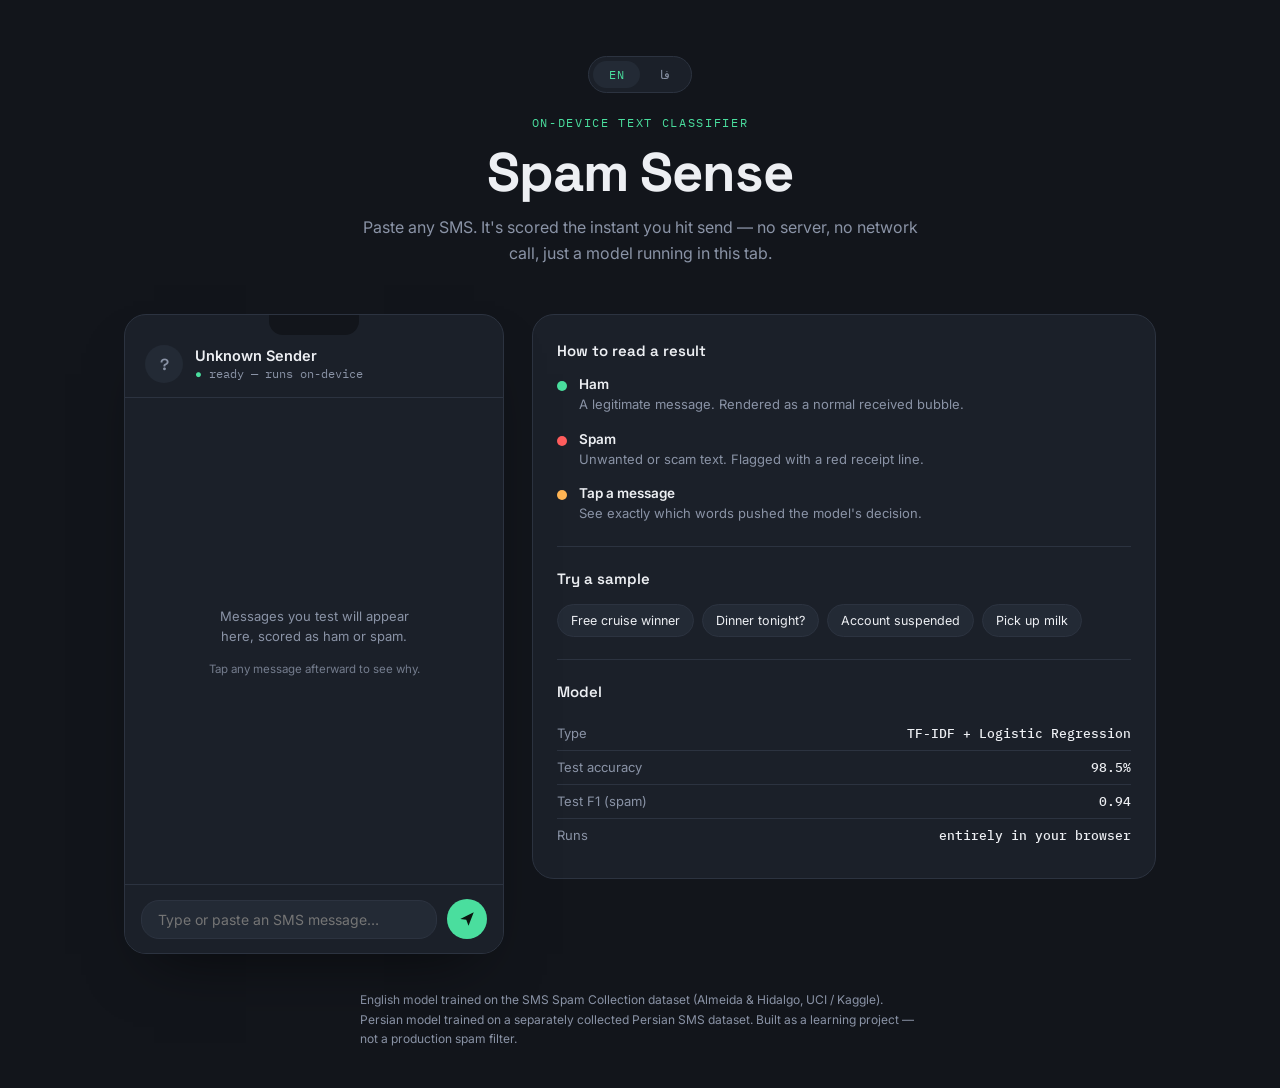
<file: index.html>
<!DOCTYPE html>
<html lang="en">
<head>
<meta charset="UTF-8">
<meta name="viewport" content="width=device-width, initial-scale=1.0">
<title>Spam Sense — SMS Spam Classifier</title>
<link rel="preconnect" href="https://fonts.googleapis.com">
<link href="https://fonts.googleapis.com/css2?family=Space+Grotesk:wght@500;600;700&family=Inter:wght@400;500;600&family=IBM+Plex+Mono:wght@400;500&family=Vazirmatn:wght@400;500;600;700&display=swap" rel="stylesheet">
<link rel="stylesheet" href="css/style.css">
</head>
<body>

<div class="page">

  <header class="hero">
    <div class="lang-toggle" role="group" aria-label="Language">
      <button type="button" data-lang="en" class="active">EN</button>
      <button type="button" data-lang="fa">فا</button>
    </div>
    <p class="eyebrow" data-i18n="eyebrow">on-device text classifier</p>
    <h1 data-i18n="heroTitle">Spam Sense</h1>
    <p class="hero-sub" data-i18n="heroSub">Paste any SMS. It's scored the instant you hit send — no server, no network call, just a model running in this tab.</p>
  </header>

  <main class="layout">

    <!-- Phone mockup: signature element -->
    <section class="phone" aria-label="SMS classifier">
      <div class="phone-notch"></div>
      <div class="phone-header">
        <div class="phone-header-title">
          <span class="phone-avatar">?</span>
          <div>
            <p class="phone-name" data-i18n="phoneName">Unknown Sender</p>
            <p class="phone-status" id="modelStatus">loading model…</p>
          </div>
        </div>
      </div>

      <div class="thread" id="thread" data-rtl-aware>
        <div class="thread-empty" id="threadEmpty">
          <p data-i18n="emptyThread">Messages you test will appear here, scored as ham or spam.</p>
          <p class="thread-empty-hint" data-i18n="emptyThreadHint">Tap any message afterward to see why.</p>
        </div>
      </div>

      <form class="composer" id="composerForm">
        <textarea
          id="messageInput"
          class="composer-input"
          placeholder="Type or paste an SMS message…"
          rows="1"
          maxlength="1000"
          data-rtl-aware
        ></textarea>
        <button type="submit" class="send-btn" id="sendBtn" aria-label="Classify message">
          <svg width="18" height="18" viewBox="0 0 24 24" fill="none" aria-hidden="true">
            <path d="M3 12L21 3L14 21L11 13L3 12Z" fill="currentColor"/>
          </svg>
        </button>
      </form>
    </section>

    <!-- Detail / explanation panel -->
    <aside class="panel" data-rtl-aware>
      <h2 class="panel-title" data-i18n="panelTitleHow">How to read a result</h2>

      <div class="legend">
        <div class="legend-row">
          <span class="dot dot-ham"></span>
          <div>
            <p class="legend-label" data-i18n="legendHamLabel">Ham</p>
            <p class="legend-copy" data-i18n="legendHamCopy">A legitimate message. Rendered as a normal received bubble.</p>
          </div>
        </div>
        <div class="legend-row">
          <span class="dot dot-spam"></span>
          <div>
            <p class="legend-label" data-i18n="legendSpamLabel">Spam</p>
            <p class="legend-copy" data-i18n="legendSpamCopy">Unwanted or scam text. Flagged with a red receipt line.</p>
          </div>
        </div>
        <div class="legend-row">
          <span class="dot dot-explain"></span>
          <div>
            <p class="legend-label" data-i18n="legendExplainLabel">Tap a message</p>
            <p class="legend-copy" data-i18n="legendExplainCopy">See exactly which words pushed the model's decision.</p>
          </div>
        </div>
      </div>

      <div class="divider"></div>

      <h2 class="panel-title" data-i18n="panelTitleSample">Try a sample</h2>
      <div class="samples" id="samples">
        <!-- populated by script.js per active language -->
      </div>

      <div class="divider"></div>

      <h2 class="panel-title" data-i18n="panelTitleModel">Model</h2>
      <dl class="stats">
        <div class="stats-row"><dt data-i18n="statsTypeLabel">Type</dt><dd data-i18n="statsTypeValue">TF-IDF + Logistic Regression</dd></div>
        <div class="stats-row"><dt data-i18n="statsAccuracyLabel">Test accuracy</dt><dd data-i18n="statsAccuracyValue">98.5%</dd></div>
        <div class="stats-row"><dt data-i18n="statsF1Label">Test F1 (spam)</dt><dd data-i18n="statsF1Value">0.94</dd></div>
        <div class="stats-row"><dt data-i18n="statsRunsLabel">Runs</dt><dd data-i18n="statsRunsValue">entirely in your browser</dd></div>
      </dl>
    </aside>

  </main>

  <footer class="footer" data-rtl-aware>
    <p data-i18n="footer">English model trained on the SMS Spam Collection dataset (Almeida &amp; Hidalgo, UCI / Kaggle). Persian model trained on a separately collected Persian SMS dataset. Built as a learning project — not a production spam filter.</p>
  </footer>

</div>

<!--
  Message bubble template (cloned per message by script.js).
  The explain panel uses a CSS grid-rows 0fr→1fr trick so it can
  animate open/closed without JS ever measuring pixel heights
  (see .explain-wrap in style.css — an Accordion per the
  animation-vocabulary skill).
-->
<template id="bubbleTemplate">
  <div class="bubble-group">
    <button type="button" class="bubble" aria-expanded="false"></button>
    <div class="receipt">
      <span class="tag"></span>
      <span class="confidence-text"></span>
      <span class="confidence-track"><span class="confidence-fill"></span></span>
      <span class="explain-hint" data-i18n="tapHint">tap to see why</span>
    </div>
    <div class="explain-wrap">
      <div class="explain-inner">
        <div class="explain-panel">
          <p class="explain-empty" data-i18n="explainEmpty" hidden>No familiar words found in this message.</p>
          <p class="explain-mismatch" data-i18n="explainMismatch" hidden>Switch back to this message's language to see its explanation.</p>
          <div class="explain-columns">
            <div class="explain-col explain-col-spam">
              <p class="explain-col-title" data-i18n="explainSpamPushing">Pushed toward spam</p>
              <div class="chip-row chip-row-spam"></div>
            </div>
            <div class="explain-col explain-col-ham">
              <p class="explain-col-title" data-i18n="explainHamPushing">Pushed toward ham</p>
              <div class="chip-row chip-row-ham"></div>
            </div>
          </div>
        </div>
      </div>
    </div>
  </div>
</template>

<script src="js/script.js"></script>
</body>
</html>
</file>
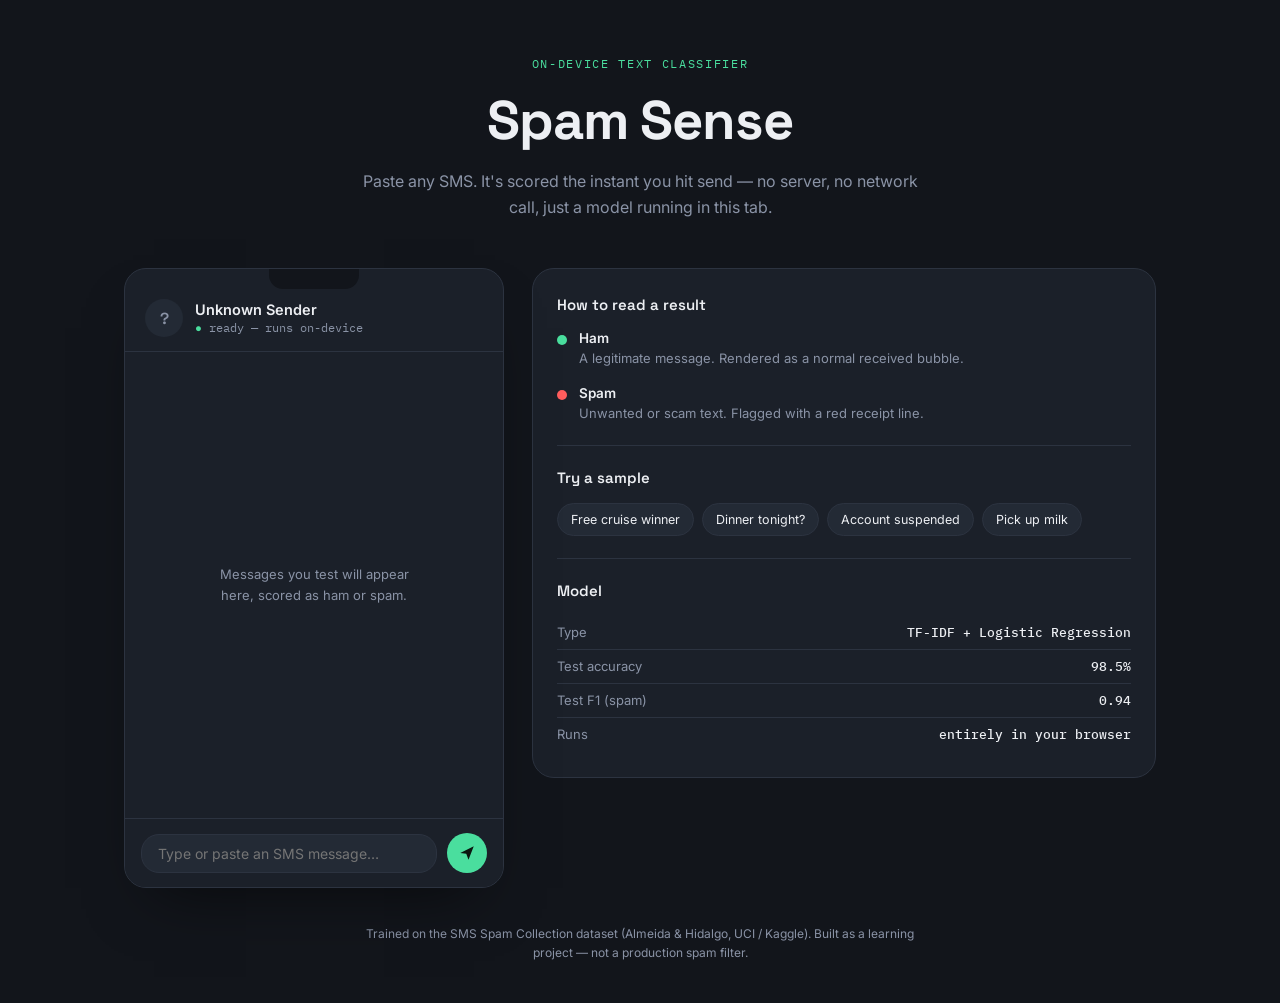
<file: web/index.html>
<!DOCTYPE html>
<html lang="en">
<head>
<meta charset="UTF-8">
<meta name="viewport" content="width=device-width, initial-scale=1.0">
<title>Spam Sense — SMS Spam Classifier</title>
<link rel="preconnect" href="https://fonts.googleapis.com">
<link href="https://fonts.googleapis.com/css2?family=Space+Grotesk:wght@500;600;700&family=Inter:wght@400;500;600&family=IBM+Plex+Mono:wght@400;500&display=swap" rel="stylesheet">
<link rel="stylesheet" href="css/style.css">
</head>
<body>

<div class="page">

  <header class="hero">
    <p class="eyebrow">on-device text classifier</p>
    <h1>Spam Sense</h1>
    <p class="hero-sub">Paste any SMS. It's scored the instant you hit send — no server, no network call, just a model running in this tab.</p>
  </header>

  <main class="layout">

    <!-- Phone mockup: signature element -->
    <section class="phone" aria-label="SMS classifier">
      <div class="phone-notch"></div>
      <div class="phone-header">
        <div class="phone-header-title">
          <span class="phone-avatar">?</span>
          <div>
            <p class="phone-name">Unknown Sender</p>
            <p class="phone-status" id="modelStatus">loading model…</p>
          </div>
        </div>
      </div>

      <div class="thread" id="thread">
        <div class="thread-empty" id="threadEmpty">
          <p>Messages you test will appear here, scored as ham or spam.</p>
        </div>
      </div>

      <form class="composer" id="composerForm">
        <textarea
          id="messageInput"
          class="composer-input"
          placeholder="Type or paste an SMS message…"
          rows="1"
          maxlength="1000"
        ></textarea>
        <button type="submit" class="send-btn" id="sendBtn" aria-label="Classify message">
          <svg width="18" height="18" viewBox="0 0 24 24" fill="none" aria-hidden="true">
            <path d="M3 12L21 3L14 21L11 13L3 12Z" fill="currentColor"/>
          </svg>
        </button>
      </form>
    </section>

    <!-- Detail / explanation panel -->
    <aside class="panel">
      <h2 class="panel-title">How to read a result</h2>

      <div class="legend">
        <div class="legend-row">
          <span class="dot dot-ham"></span>
          <div>
            <p class="legend-label">Ham</p>
            <p class="legend-copy">A legitimate message. Rendered as a normal received bubble.</p>
          </div>
        </div>
        <div class="legend-row">
          <span class="dot dot-spam"></span>
          <div>
            <p class="legend-label">Spam</p>
            <p class="legend-copy">Unwanted or scam text. Flagged with a red receipt line.</p>
          </div>
        </div>
      </div>

      <div class="divider"></div>

      <h2 class="panel-title">Try a sample</h2>
      <div class="samples" id="samples">
        <button class="sample-chip" data-text="Congratulations! You have been selected to win a free cruise. Call 09061234567 now to claim your prize!">Free cruise winner</button>
        <button class="sample-chip" data-text="Hey, are we still on for dinner tonight at 7?">Dinner tonight?</button>
        <button class="sample-chip" data-text="URGENT: Your account has been suspended. Click the link to verify your identity immediately.">Account suspended</button>
        <button class="sample-chip" data-text="Can you pick up milk on your way home? Thanks!">Pick up milk</button>
      </div>

      <div class="divider"></div>

      <h2 class="panel-title">Model</h2>
      <dl class="stats">
        <div class="stats-row"><dt>Type</dt><dd>TF-IDF + Logistic Regression</dd></div>
        <div class="stats-row"><dt>Test accuracy</dt><dd>98.5%</dd></div>
        <div class="stats-row"><dt>Test F1 (spam)</dt><dd>0.94</dd></div>
        <div class="stats-row"><dt>Runs</dt><dd>entirely in your browser</dd></div>
      </dl>
    </aside>

  </main>

  <footer class="footer">
    <p>Trained on the SMS Spam Collection dataset (Almeida &amp; Hidalgo, UCI / Kaggle). Built as a learning project — not a production spam filter.</p>
  </footer>

</div>

<script src="js/script.js"></script>
</body>
</html>
</file>
<file: css/style.css>
/* ---------------------------------------------------------
   Design tokens
--------------------------------------------------------- */
:root {
  --bg: #12151b;
  --surface: #1b2029;
  --surface-raised: #232a35;
  --border: #2c3340;
  --text: #edeff3;
  --text-muted: #8a93a6;
  --mint: #4ade9e;
  --mint-dim: rgba(74, 222, 158, 0.12);
  --coral: #ff5d5d;
  --coral-dim: rgba(255, 93, 93, 0.14);
  --amber: #ffb454;
  --amber-dim: rgba(255, 180, 84, 0.14);

  --font-display: "Space Grotesk", sans-serif;
  --font-body: "Inter", sans-serif;
  --font-mono: "IBM Plex Mono", monospace;

  --radius-lg: 22px;
  --radius-md: 14px;
  --radius-sm: 8px;

  /* Motion tokens — from the animation-vocabulary skill's shared
     vocabulary. Every transition below references one of these
     rather than inventing an ad-hoc curve. */
  --ease-out: cubic-bezier(0.23, 1, 0.32, 1);
  --ease-in-out: cubic-bezier(0.77, 0, 0.175, 1);
  --ease-drawer: cubic-bezier(0.32, 0.72, 0, 1);

  --dur-press: 150ms;
  --dur-entrance: 320ms;
  --dur-accordion: 320ms;
  --dur-stagger-step: 45ms;
}

* { box-sizing: border-box; }

html, body {
  margin: 0;
  padding: 0;
  background: var(--bg);
  color: var(--text);
  font-family: var(--font-body);
  -webkit-font-smoothing: antialiased;
}

.page {
  max-width: 1080px;
  margin: 0 auto;
  padding: 56px 24px 40px;
}

/* ---------------- Language toggle ---------------- */
.lang-toggle {
  display: inline-flex;
  gap: 4px;
  background: var(--surface);
  border: 1px solid var(--border);
  border-radius: 999px;
  padding: 4px;
  margin-bottom: 22px;
}

.lang-toggle button {
  border: none;
  background: transparent;
  color: var(--text-muted);
  font-family: var(--font-mono);
  font-size: 12px;
  letter-spacing: 0.04em;
  padding: 6px 16px;
  border-radius: 999px;
  cursor: pointer;
  transition: background var(--dur-press) var(--ease-out), color var(--dur-press) var(--ease-out), transform var(--dur-press) var(--ease-out);
}

.lang-toggle button.active {
  background: var(--surface-raised);
  color: var(--mint);
}

@media (hover: hover) and (pointer: fine) {
  .lang-toggle button:hover:not(.active) { color: var(--text); }
}

.lang-toggle button:active { transform: scale(0.96); }

/* ---------------- Hero ---------------- */
.hero {
  text-align: center;
  max-width: 560px;
  margin: 0 auto 48px;
}

.eyebrow {
  font-family: var(--font-mono);
  font-size: 12px;
  letter-spacing: 0.14em;
  text-transform: uppercase;
  color: var(--mint);
  margin: 0 0 14px;
}

.hero h1 {
  font-family: var(--font-display);
  font-size: clamp(2.4rem, 5vw, 3.4rem);
  font-weight: 700;
  margin: 0 0 14px;
  letter-spacing: -0.02em;
  line-height: 1.05;
}

.hero-sub {
  color: var(--text-muted);
  font-size: 16px;
  line-height: 1.6;
  margin: 0;
}

/* ---------------- Layout ---------------- */
.layout {
  display: grid;
  grid-template-columns: 380px 1fr;
  gap: 28px;
  align-items: start;
}

@media (max-width: 820px) {
  .layout { grid-template-columns: 1fr; }
}

/* ---------------- Phone mockup ---------------- */
.phone {
  background: var(--surface);
  border: 1px solid var(--border);
  border-radius: var(--radius-lg);
  overflow: hidden;
  display: flex;
  flex-direction: column;
  height: 640px;
  position: relative;
  box-shadow: 0 30px 60px -30px rgba(0, 0, 0, 0.6);
}

.phone-notch {
  width: 90px;
  height: 20px;
  background: var(--bg);
  border-radius: 0 0 14px 14px;
  margin: 0 auto;
  position: absolute;
  top: 0;
  left: 50%;
  transform: translateX(-50%);
}

.phone-header {
  padding: 30px 20px 14px;
  border-bottom: 1px solid var(--border);
}

.phone-header-title {
  display: flex;
  align-items: center;
  gap: 12px;
}

.phone-avatar {
  width: 38px;
  height: 38px;
  border-radius: 50%;
  background: var(--surface-raised);
  display: flex;
  align-items: center;
  justify-content: center;
  font-family: var(--font-display);
  font-weight: 600;
  color: var(--text-muted);
  flex-shrink: 0;
}

.phone-name {
  margin: 0;
  font-weight: 600;
  font-size: 14.5px;
}

.phone-status {
  margin: 2px 0 0;
  font-family: var(--font-mono);
  font-size: 11.5px;
  color: var(--text-muted);
  transition: color var(--dur-entrance) var(--ease-out);
}

.phone-status.ready::before {
  content: "● ";
  color: var(--mint);
}

/* ---------------- Message thread ---------------- */
.thread {
  flex: 1;
  overflow-y: auto;
  padding: 18px 16px;
  display: flex;
  flex-direction: column;
  gap: 14px;
}

.thread-empty {
  margin: auto;
  text-align: center;
  color: var(--text-muted);
  font-size: 13px;
  max-width: 220px;
  line-height: 1.6;
}

.thread-empty-hint {
  margin-top: 6px;
  font-size: 11.5px;
  opacity: 0.8;
}

/* Entrance: Scale in (per animation-vocabulary skill).
   Overshoot/"Pop in" is deliberately NOT used here — the skill's own
   rule is that bounce belongs on gesture-driven motion (a flicked
   card, a released drag), not on content that simply appears. A new
   message bubble has no incoming velocity to justify it, so it gets
   a plain, critically-damped scale + fade instead. */
.bubble-group {
  display: flex;
  flex-direction: column;
  gap: 6px;
  max-width: 88%;
  opacity: 0;
  transform: translateY(6px) scale(0.97);
  animation: bubble-scale-in var(--dur-entrance) var(--ease-out) forwards;
}

@keyframes bubble-scale-in {
  to { opacity: 1; transform: translateY(0) scale(1); }
}

.bubble {
  padding: 11px 15px;
  border-radius: var(--radius-md);
  border-bottom-left-radius: 4px;
  font-size: 14px;
  line-height: 1.5;
  word-wrap: break-word;
  background: var(--surface-raised);
  border: 1px solid var(--border);
  font-family: inherit;
  color: inherit;
  text-align: inherit;
  cursor: pointer;
  transition: transform var(--dur-press) var(--ease-out), border-color var(--dur-press) var(--ease-out);
}

.bubble:active { transform: scale(0.98); }

@media (hover: hover) and (pointer: fine) {
  .bubble:hover { border-color: var(--text-muted); }
}

.bubble.spam {
  background: var(--coral-dim);
  border-color: rgba(255, 93, 93, 0.35);
}

.bubble.ham {
  background: var(--mint-dim);
  border-color: rgba(74, 222, 158, 0.3);
}

.bubble[aria-expanded="true"] {
  border-color: var(--amber);
}

.receipt {
  display: flex;
  align-items: center;
  gap: 7px;
  font-family: var(--font-mono);
  font-size: 11px;
  padding-left: 4px;
  color: var(--text-muted);
}

.receipt .tag { font-weight: 500; letter-spacing: 0.04em; }
.receipt.spam .tag { color: var(--coral); }
.receipt.ham .tag { color: var(--mint); }

.explain-hint {
  margin-inline-start: auto;
  font-size: 10px;
  opacity: 0.7;
  transition: opacity var(--dur-press) var(--ease-out);
}

.bubble[aria-expanded="true"] ~ .receipt .explain-hint { opacity: 0; }

.confidence-track {
  width: 60px;
  height: 4px;
  border-radius: 2px;
  background: var(--border);
  overflow: hidden;
  flex-shrink: 0;
}

.confidence-fill {
  display: block;
  height: 100%;
  border-radius: 2px;
  width: 0%; /* animated to target width on insert -- a Tween, per the skill */
  transition: width 500ms var(--ease-out);
}

.confidence-fill.spam { background: var(--coral); }
.confidence-fill.ham { background: var(--mint); }

/* ---------------- Explain panel: Accordion ----------------
   Uses the grid-template-rows 0fr -> 1fr technique so height can
   animate without JS ever measuring scrollHeight. This is the
   "Accordion / Collapse" entry from the animation-vocabulary skill:
   a height + opacity transition, eased with --ease-drawer (the same
   curve the skill reserves for drawer/sheet-style reveals). */
.explain-wrap {
  display: grid;
  grid-template-rows: 0fr;
  transition: grid-template-rows var(--dur-accordion) var(--ease-drawer);
}

.explain-wrap.open {
  grid-template-rows: 1fr;
}

.explain-inner {
  overflow: hidden;
  min-height: 0;
}

.explain-panel {
  background: var(--surface-raised);
  border: 1px solid var(--border);
  border-radius: var(--radius-sm);
  padding: 12px 14px;
  margin-top: 2px;
  opacity: 0;
  transition: opacity 200ms var(--ease-out);
  transition-delay: 0ms;
}

.explain-wrap.open .explain-panel {
  opacity: 1;
  transition-delay: 80ms; /* let the drawer start opening before content fades in */
}

.explain-empty,
.explain-mismatch {
  margin: 0;
  font-size: 12px;
  color: var(--text-muted);
}

.explain-columns {
  display: grid;
  grid-template-columns: 1fr 1fr;
  gap: 12px;
}

.explain-col-title {
  margin: 0 0 8px;
  font-size: 10.5px;
  font-family: var(--font-mono);
  letter-spacing: 0.03em;
  color: var(--text-muted);
}

.chip-row {
  display: flex;
  flex-wrap: wrap;
  gap: 6px;
}

/* Stagger: each chip fades/scales in a beat after the last one.
   Delay step matches the skill's 30-80ms recommendation. JS sets
   --i (the chip's index) inline; reduced-motion zeroes the delay. */
.chip {
  opacity: 0;
  transform: scale(0.9);
  animation: chip-in 220ms var(--ease-out) forwards;
  animation-delay: calc(var(--i, 0) * var(--dur-stagger-step));
  font-size: 11.5px;
  padding: 4px 9px;
  border-radius: 999px;
  font-family: var(--font-mono);
}

@keyframes chip-in {
  to { opacity: 1; transform: scale(1); }
}

.chip-spam { background: var(--coral-dim); color: var(--coral); border: 1px solid rgba(255, 93, 93, 0.3); }
.chip-ham { background: var(--mint-dim); color: var(--mint); border: 1px solid rgba(74, 222, 158, 0.3); }

/* ---------------- Composer ---------------- */
.composer {
  display: flex;
  align-items: flex-end;
  gap: 10px;
  padding: 14px 16px;
  border-top: 1px solid var(--border);
  background: var(--surface);
}

.composer-input {
  flex: 1;
  resize: none;
  background: var(--surface-raised);
  border: 1px solid var(--border);
  border-radius: 18px;
  padding: 10px 16px;
  color: var(--text);
  font-family: var(--font-body);
  font-size: 14px;
  max-height: 90px;
  transition: border-color var(--dur-press) var(--ease-out);
}

.composer-input:focus {
  outline: none;
  border-color: var(--mint);
}

.send-btn {
  width: 40px;
  height: 40px;
  border-radius: 50%;
  border: none;
  background: var(--mint);
  color: #0b1710;
  display: flex;
  align-items: center;
  justify-content: center;
  cursor: pointer;
  flex-shrink: 0;
  transition: transform var(--dur-press) var(--ease-out), opacity var(--dur-press) var(--ease-out);
}

@media (hover: hover) and (pointer: fine) {
  .send-btn:hover:not(:disabled) { transform: scale(1.06); }
}

.send-btn:active:not(:disabled) { transform: scale(0.94); }
.send-btn:disabled { opacity: 0.5; cursor: not-allowed; }

.send-btn:focus-visible,
.sample-chip:focus-visible,
.composer-input:focus-visible,
.bubble:focus-visible {
  outline: 2px solid var(--mint);
  outline-offset: 2px;
}

/* ---------------- Side panel ---------------- */
.panel {
  background: var(--surface);
  border: 1px solid var(--border);
  border-radius: var(--radius-lg);
  padding: 26px 24px;
}

.panel-title {
  font-family: var(--font-display);
  font-size: 15px;
  font-weight: 600;
  margin: 0 0 16px;
}

.legend { display: flex; flex-direction: column; gap: 16px; }
.legend-row { display: flex; gap: 12px; align-items: flex-start; }

.dot { width: 10px; height: 10px; border-radius: 50%; margin-top: 5px; flex-shrink: 0; }
.dot-ham { background: var(--mint); }
.dot-spam { background: var(--coral); }
.dot-explain { background: var(--amber); }

.legend-label { margin: 0 0 3px; font-weight: 600; font-size: 13.5px; }
.legend-copy { margin: 0; font-size: 13px; color: var(--text-muted); line-height: 1.5; }

.divider { height: 1px; background: var(--border); margin: 22px 0; }

.samples { display: flex; flex-wrap: wrap; gap: 8px; }

.sample-chip {
  background: var(--surface-raised);
  border: 1px solid var(--border);
  color: var(--text);
  font-family: var(--font-body);
  font-size: 12.5px;
  padding: 8px 13px;
  border-radius: 999px;
  cursor: pointer;
  transition: border-color var(--dur-press) var(--ease-out), transform var(--dur-press) var(--ease-out);
}

@media (hover: hover) and (pointer: fine) {
  .sample-chip:hover { border-color: var(--mint); }
}

.sample-chip:active { transform: scale(0.96); }

.stats { margin: 0; }
.stats-row {
  display: flex;
  justify-content: space-between;
  padding: 8px 0;
  border-bottom: 1px solid var(--border);
  font-size: 13px;
}
.stats-row:last-child { border-bottom: none; }
.stats-row dt { color: var(--text-muted); margin: 0; }
.stats-row dd { margin: 0; font-family: var(--font-mono); font-weight: 500; }

/* ---------------- Footer ---------------- */
.footer { margin-top: 36px; text-align: center; }
.footer p {
  color: var(--text-muted);
  font-size: 12px;
  line-height: 1.6;
  max-width: 560px;
  margin: 0 auto;
}

/* ---------------------------------------------------------
   Reduced motion: gentler, not zero (per the skill). Entrances
   collapse to opacity-only; stagger delays collapse to 0; the
   accordion keeps its height animation (it aids comprehension of
   what's opening/closing) but drops the content fade delay.
--------------------------------------------------------- */
@media (prefers-reduced-motion: reduce) {
  .bubble-group {
    transform: none;
    animation: bubble-fade-in 200ms ease;
  }
  @keyframes bubble-fade-in {
    from { opacity: 0; } to { opacity: 1; }
  }
  .chip {
    animation: none;
    opacity: 1;
    transform: none;
  }
  .explain-panel { transition-delay: 0ms; }
  .send-btn:hover, .send-btn:active,
  .sample-chip:active, .lang-toggle button:active,
  .bubble:active {
    transform: none;
  }
}

/* ---------------------------------------------------------
   Persian (RTL) mode
--------------------------------------------------------- */
body.lang-fa {
  font-family: "Vazirmatn", var(--font-body);
}

body.lang-fa .eyebrow,
body.lang-fa .hero h1,
body.lang-fa .hero-sub {
  font-family: "Vazirmatn", var(--font-display);
}

[data-rtl-aware][dir="rtl"] { text-align: right; }
[data-rtl-aware][dir="ltr"] { text-align: left; }

body.lang-fa .bubble {
  border-bottom-left-radius: var(--radius-md);
  border-bottom-right-radius: 4px;
  font-family: "Vazirmatn", var(--font-body);
}

body.lang-fa .receipt {
  padding-left: 0;
  padding-right: 4px;
  flex-direction: row-reverse;
  justify-content: flex-end;
}

body.lang-fa .explain-hint { margin-inline-start: 0; margin-inline-end: auto; }

body.lang-fa .composer-input,
body.lang-fa .sample-chip,
body.lang-fa .explain-col-title,
body.lang-fa .chip,
body.lang-fa .explain-empty,
body.lang-fa .explain-mismatch {
  font-family: "Vazirmatn", var(--font-body);
}
</file>
<file: web/css/style.css>
/* ---------------------------------------------------------
   Design tokens
   Ink background evokes a phone at night; mint = safe (ham),
   coral = flagged (spam); Space Grotesk for display,
   Inter for body copy, IBM Plex Mono for stats/data.
--------------------------------------------------------- */
:root {
  --bg: #12151b;
  --surface: #1b2029;
  --surface-raised: #232a35;
  --border: #2c3340;
  --text: #edeff3;
  --text-muted: #8a93a6;
  --mint: #4ade9e;
  --mint-dim: rgba(74, 222, 158, 0.12);
  --coral: #ff5d5d;
  --coral-dim: rgba(255, 93, 93, 0.14);
  --amber: #ffb454;

  --font-display: "Space Grotesk", sans-serif;
  --font-body: "Inter", sans-serif;
  --font-mono: "IBM Plex Mono", monospace;

  --radius-lg: 22px;
  --radius-md: 14px;
  --radius-sm: 8px;
}

* { box-sizing: border-box; }

html, body {
  margin: 0;
  padding: 0;
  background: var(--bg);
  color: var(--text);
  font-family: var(--font-body);
  -webkit-font-smoothing: antialiased;
}

.page {
  max-width: 1080px;
  margin: 0 auto;
  padding: 56px 24px 40px;
}

/* ---------------- Hero ---------------- */
.hero {
  text-align: center;
  max-width: 560px;
  margin: 0 auto 48px;
}

.eyebrow {
  font-family: var(--font-mono);
  font-size: 12px;
  letter-spacing: 0.14em;
  text-transform: uppercase;
  color: var(--mint);
  margin: 0 0 14px;
}

.hero h1 {
  font-family: var(--font-display);
  font-size: clamp(2.4rem, 5vw, 3.4rem);
  font-weight: 700;
  margin: 0 0 14px;
  letter-spacing: -0.02em;
}

.hero-sub {
  color: var(--text-muted);
  font-size: 16px;
  line-height: 1.6;
  margin: 0;
}

/* ---------------- Layout ---------------- */
.layout {
  display: grid;
  grid-template-columns: 380px 1fr;
  gap: 28px;
  align-items: start;
}

@media (max-width: 820px) {
  .layout { grid-template-columns: 1fr; }
}

/* ---------------- Phone mockup (signature element) ---------------- */
.phone {
  background: var(--surface);
  border: 1px solid var(--border);
  border-radius: var(--radius-lg);
  overflow: hidden;
  display: flex;
  flex-direction: column;
  height: 620px;
  position: relative;
  box-shadow: 0 30px 60px -30px rgba(0, 0, 0, 0.6);
}

.phone-notch {
  width: 90px;
  height: 20px;
  background: var(--bg);
  border-radius: 0 0 14px 14px;
  margin: 0 auto;
  position: absolute;
  top: 0;
  left: 50%;
  transform: translateX(-50%);
}

.phone-header {
  padding: 30px 20px 14px;
  border-bottom: 1px solid var(--border);
}

.phone-header-title {
  display: flex;
  align-items: center;
  gap: 12px;
}

.phone-avatar {
  width: 38px;
  height: 38px;
  border-radius: 50%;
  background: var(--surface-raised);
  display: flex;
  align-items: center;
  justify-content: center;
  font-family: var(--font-display);
  font-weight: 600;
  color: var(--text-muted);
  flex-shrink: 0;
}

.phone-name {
  margin: 0;
  font-weight: 600;
  font-size: 14.5px;
}

.phone-status {
  margin: 2px 0 0;
  font-family: var(--font-mono);
  font-size: 11.5px;
  color: var(--text-muted);
}

.phone-status.ready::before {
  content: "● ";
  color: var(--mint);
}

/* ---------------- Message thread ---------------- */
.thread {
  flex: 1;
  overflow-y: auto;
  padding: 18px 16px;
  display: flex;
  flex-direction: column;
  gap: 14px;
}

.thread-empty {
  margin: auto;
  text-align: center;
  color: var(--text-muted);
  font-size: 13px;
  max-width: 220px;
  line-height: 1.6;
}

.bubble-group {
  display: flex;
  flex-direction: column;
  gap: 6px;
  max-width: 88%;
  animation: rise 0.35s ease both;
}

@keyframes rise {
  from { opacity: 0; transform: translateY(10px); }
  to { opacity: 1; transform: translateY(0); }
}

.bubble {
  padding: 11px 15px;
  border-radius: var(--radius-md);
  border-bottom-left-radius: 4px;
  font-size: 14px;
  line-height: 1.5;
  word-wrap: break-word;
  background: var(--surface-raised);
  border: 1px solid var(--border);
}

.bubble.spam {
  background: var(--coral-dim);
  border-color: rgba(255, 93, 93, 0.35);
}

.bubble.ham {
  background: var(--mint-dim);
  border-color: rgba(74, 222, 158, 0.3);
}

.receipt {
  display: flex;
  align-items: center;
  gap: 7px;
  font-family: var(--font-mono);
  font-size: 11px;
  padding-left: 4px;
  color: var(--text-muted);
}

.receipt .tag {
  font-weight: 500;
  letter-spacing: 0.04em;
}

.receipt.spam .tag { color: var(--coral); }
.receipt.ham .tag { color: var(--mint); }

.confidence-track {
  width: 60px;
  height: 4px;
  border-radius: 2px;
  background: var(--border);
  overflow: hidden;
}

.confidence-fill {
  height: 100%;
  border-radius: 2px;
}

.confidence-fill.spam { background: var(--coral); }
.confidence-fill.ham { background: var(--mint); }

/* ---------------- Composer ---------------- */
.composer {
  display: flex;
  align-items: flex-end;
  gap: 10px;
  padding: 14px 16px;
  border-top: 1px solid var(--border);
  background: var(--surface);
}

.composer-input {
  flex: 1;
  resize: none;
  background: var(--surface-raised);
  border: 1px solid var(--border);
  border-radius: 18px;
  padding: 10px 16px;
  color: var(--text);
  font-family: var(--font-body);
  font-size: 14px;
  max-height: 90px;
}

.composer-input:focus {
  outline: none;
  border-color: var(--mint);
}

.send-btn {
  width: 40px;
  height: 40px;
  border-radius: 50%;
  border: none;
  background: var(--mint);
  color: #0b1710;
  display: flex;
  align-items: center;
  justify-content: center;
  cursor: pointer;
  flex-shrink: 0;
  transition: transform 0.15s ease, opacity 0.15s ease;
}

.send-btn:hover { transform: scale(1.06); }
.send-btn:disabled { opacity: 0.5; cursor: not-allowed; transform: none; }

.send-btn:focus-visible,
.sample-chip:focus-visible,
.composer-input:focus-visible {
  outline: 2px solid var(--mint);
  outline-offset: 2px;
}

/* ---------------- Side panel ---------------- */
.panel {
  background: var(--surface);
  border: 1px solid var(--border);
  border-radius: var(--radius-lg);
  padding: 26px 24px;
}

.panel-title {
  font-family: var(--font-display);
  font-size: 15px;
  font-weight: 600;
  margin: 0 0 16px;
}

.legend {
  display: flex;
  flex-direction: column;
  gap: 16px;
}

.legend-row {
  display: flex;
  gap: 12px;
  align-items: flex-start;
}

.dot {
  width: 10px;
  height: 10px;
  border-radius: 50%;
  margin-top: 5px;
  flex-shrink: 0;
}

.dot-ham { background: var(--mint); }
.dot-spam { background: var(--coral); }

.legend-label {
  margin: 0 0 3px;
  font-weight: 600;
  font-size: 13.5px;
}

.legend-copy {
  margin: 0;
  font-size: 13px;
  color: var(--text-muted);
  line-height: 1.5;
}

.divider {
  height: 1px;
  background: var(--border);
  margin: 22px 0;
}

.samples {
  display: flex;
  flex-wrap: wrap;
  gap: 8px;
}

.sample-chip {
  background: var(--surface-raised);
  border: 1px solid var(--border);
  color: var(--text);
  font-family: var(--font-body);
  font-size: 12.5px;
  padding: 8px 13px;
  border-radius: 999px;
  cursor: pointer;
  transition: border-color 0.15s ease;
}

.sample-chip:hover { border-color: var(--mint); }

.stats { margin: 0; }

.stats-row {
  display: flex;
  justify-content: space-between;
  padding: 8px 0;
  border-bottom: 1px solid var(--border);
  font-size: 13px;
}

.stats-row:last-child { border-bottom: none; }

.stats-row dt { color: var(--text-muted); margin: 0; }
.stats-row dd {
  margin: 0;
  font-family: var(--font-mono);
  font-weight: 500;
}

/* ---------------- Footer ---------------- */
.footer {
  margin-top: 36px;
  text-align: center;
}

.footer p {
  color: var(--text-muted);
  font-size: 12px;
  line-height: 1.6;
  max-width: 560px;
  margin: 0 auto;
}

@media (prefers-reduced-motion: reduce) {
  .bubble-group { animation: none; }
}
</file>
